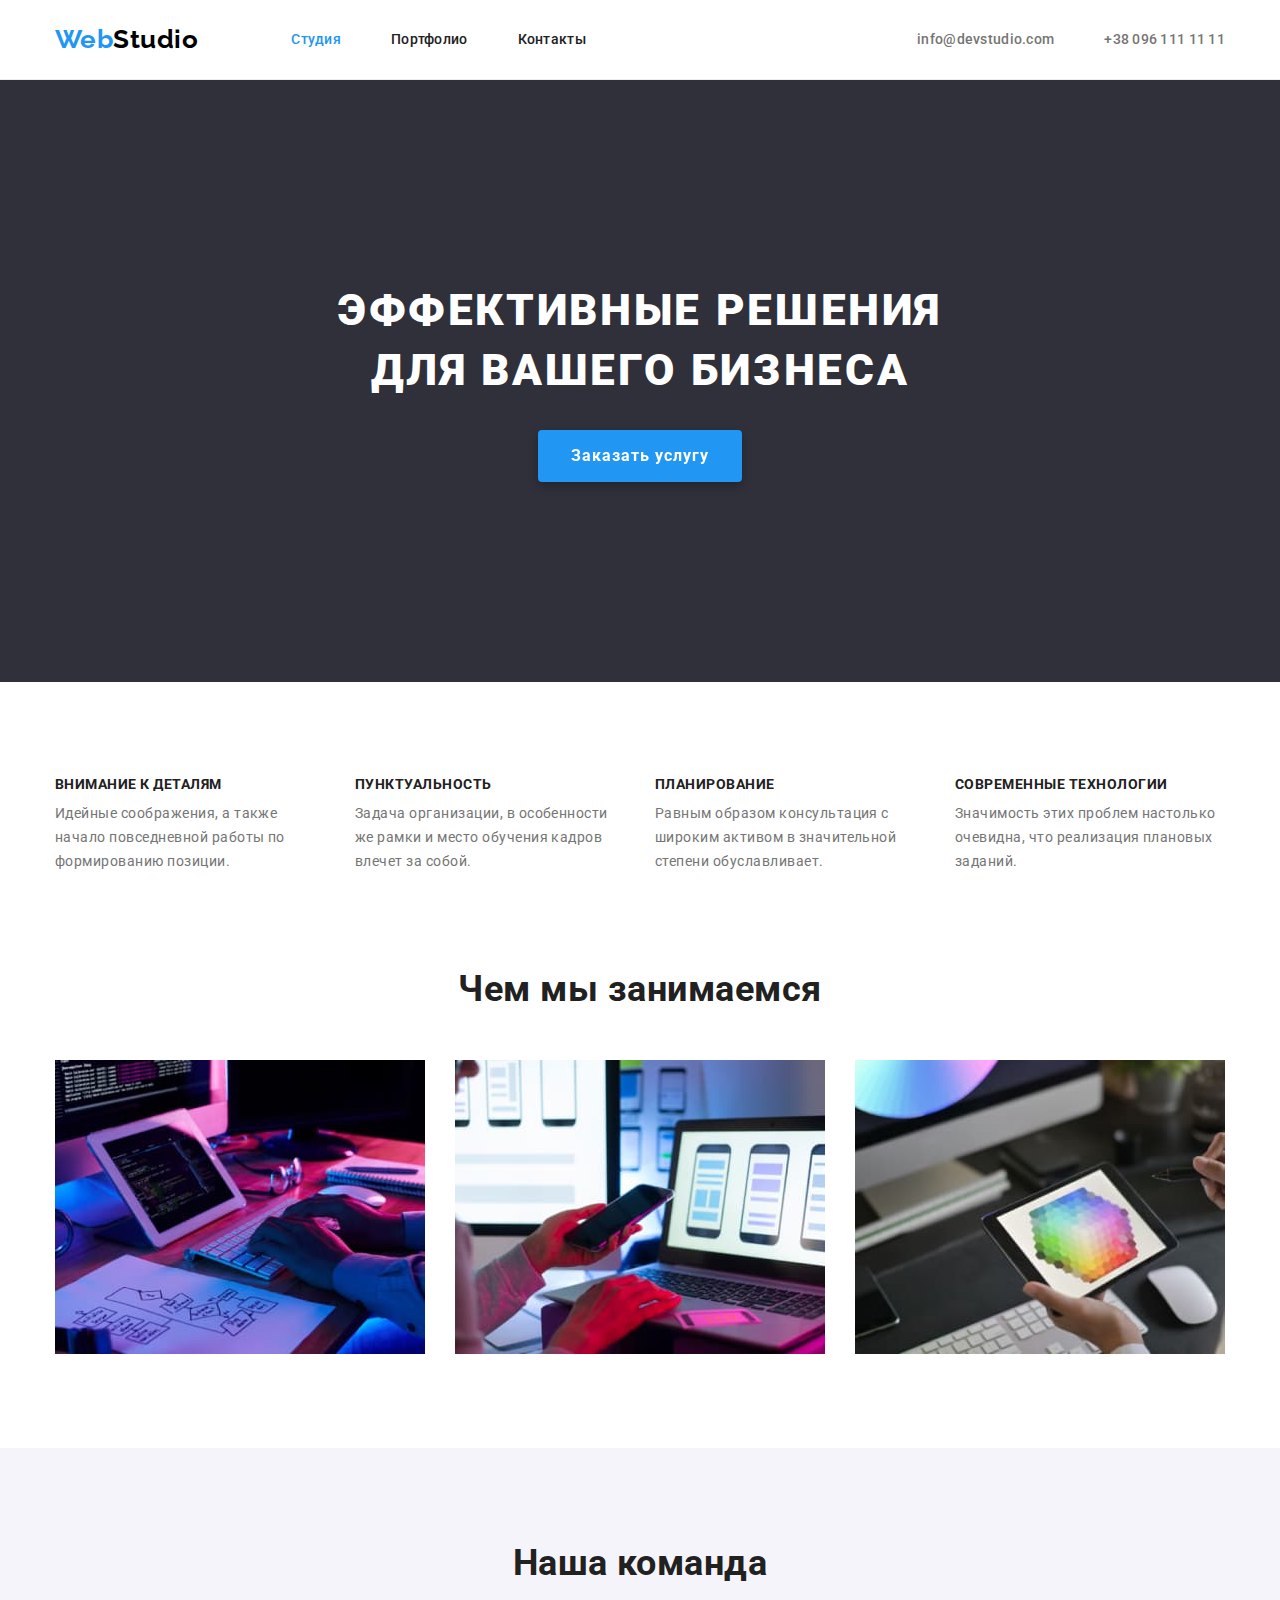
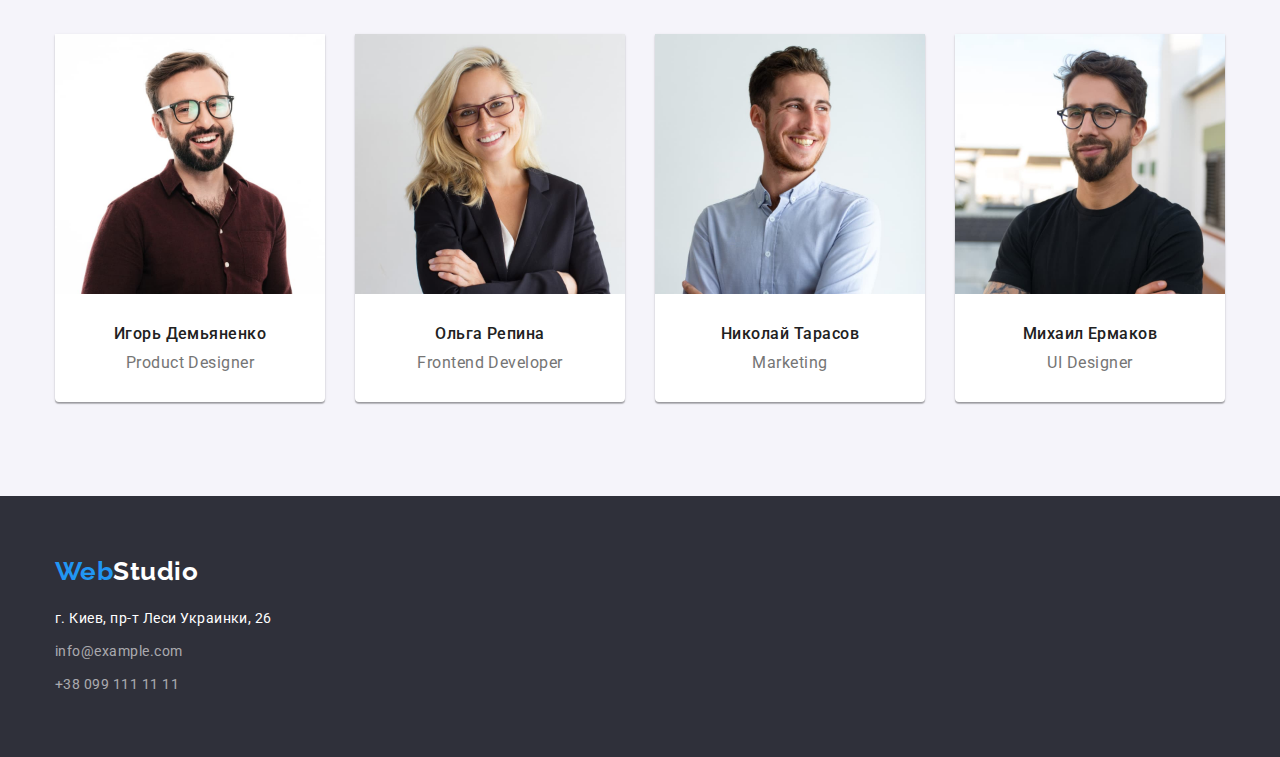
<file: index.html>
<!DOCTYPE html>
<html lang="ru">
<head>
    <meta charset="UTF-8">
    <meta http-equiv="X-UA-Compatible" content="IE=edge">
    <meta name="viewport" content="width=device-width, initial-scale=1.0">
    <title>Студия</title>
    <link rel="preconnect" href="https://fonts.gstatic.com">
    <link href="https://fonts.googleapis.com/css2?family=Raleway:wght@700&family=Roboto:wght@400;500;700;900&display=swap" rel="stylesheet">
    <link rel="stylesheet" href="https://cdnjs.cloudflare.com/ajax/libs/modern-normalize/1.0.0/modern-normalize.min.css">
    <link rel="stylesheet" href="./css/styles.css">
</head>
<body>

<!-- Хедер -->

    <header class="header">
        <div class="container head-container">
            <nav class="nav-list">
                <a href="./index.html" class="header-logo-link"> <span class="header-logo-web">Web</span>Studio</a>
                <ul class="list link-list">
                    <li class="nav-item"> <a href="./index.html" class="nav-link current">Студия</a></li>
                    <li class="nav-item"> <a href="./portfolio.html" class="nav-link">Портфолио</a></li>
                    <li class="nav-item"> <a href="#contacts" class="nav-link">Контакты</a> </li>
                </ul>
            </nav>
            <ul class="list contact-list">
                <li class="contact-item"><a href="mailto:info@devstudio.com" class="header-info-link">info@devstudio.com</a></li>
                <li class="contact-item"><a href="tel:+380961111111" class="header-info-link">+38 096 111 11 11</a></li>
            </ul>
        </div>
        
    </header>
    <main>
        <!-- Герой -->
        <section class="hero">
            <div class="container">
                <h1 class="hero-title">Эффективные решения <br> для вашего бизнеса</h1>
                <button class="button hero-button" type="button">Заказать услугу</button>
            </div>
        </section>
        <!-- Преимущества -->
        <section class="section">
            <div class="container">
                <h2 hidden>Наши преимущества</h2>
                <ul class="list advantages-list">
                    <li class="card advantages-card">
                        <h3 class="advantages-title">Внимание к деталям</h3>
                        <p class="advantages-text">Идейные соображения, а также начало повседневной работы по формированию позиции.</p>
                    </li>
                    <li class="card advantages-card">
                        <h3 class="advantages-title">Пунктуальность</h3>
                        <p class="advantages-text">Задача организации, в особенности же рамки и место обучения кадров влечет за собой.
                        </p>
                    </li>
                    <li class="card advantages-card">
                        <h3 class="advantages-title">Планирование</h3>
                        <p class="advantages-text">Равным образом консультация с широким активом в значительной степени обуславливает.
                        </p>
                    </li>
                    <li class="card advantages-card">
                        <h3 class="advantages-title">Современные технологии</h3>
                        <p class="advantages-text">Значимость этих проблем настолько очевидна, что реализация плановых заданий.</p>
                    </li>
                </ul>
            </div>
        </section>
        <!-- Чем занимаемся -->
        <section class="work section">
            <div class="container">
                <h2 class="work-title">Чем мы занимаемся</h2>
                <ul class="work-list list">
                    <li class="work-card card"><img src="./images/keyboard.jpg" alt="руки печатают на клавиатуре" width="370"></li>
                    <li class="work-card card"><img src="./images/laptop.jpg" alt="в левой руке телефон, правая на ноутбуке" width="370"></li>
                    <li class="work-card card"><img src="./images/tablet.jpg" alt="планшет в руках" width="370"></li>
                </ul>
            </div>
        </section>
        <!-- Наша команда -->
        <section class="team section">
            <div class="container">
                <h2 class="team-title">Наша команда</h2>
                <ul class="team-list list">
                    <li class="card team-card">
                        <img src="./images/product-designer.jpg" alt="мужчина в очках и бордовой рубашке" width="270">
                        <div class="content">
                            <h3 class="team-member">Игорь Демьяненко</h3>
                            <p lang="en" class="member-position">Product Designer</p>
                        </div>
                    </li>
                    <li class="card team-card">
                        <img src="./images/frontend-developer.jpg" alt="блондинка в черном пиджаке" width="270">
                        <div class="content">
                            <h3 class="team-member">Ольга Репина</h3>
                            <p lang="en" class="member-position">Frontend Developer</p>
                        </div>
                    </li>
                    <li class="card team-card">
                        <img src="./images/marketing.jpg" alt="парень в белой рубашке" width="270">
                        <div class="content">
                            <h3 class="team-member">Николай Тарасов</h3>
                            <p lang="en" class="member-position">Marketing</p>
                        </div>
                    </li>
                    <li class="card team-card">
                        <img src="./images/ui-designer.jpg" alt="парень в черной футболке" width="270">
                        <div class="content">
                            <h3 class="team-member">Михаил Ермаков</h3>
                            <p lang="en" class="member-position">UI Designer</p>
                        </div>
                    </li>
                </ul>
            </div>
        </section>
    </main>
    <!-- Футер -->
    <footer class="footer">
        <div class="container">
            <a href="index.html" class="footer-logo-link"> <span class="footer-logo-web">Web</span>Studio</a>
            <address id=contacts class="address">
                <p>г. Киев, пр-т Леси Украинки, 26</p>
                <ul class="list">
                    <li class="footer-contact-item"><a href="mailto:info@devstudio.com" class="footer-info-link">info@example.com</a></li>
                    <li class="footer-contact-item"><a href="tel:+380961111111" class="footer-info-link">+38 099 111 11 11</a></li>
                </ul>
            </address>
        </div>
    </footer>
</body>
</html>
</file>
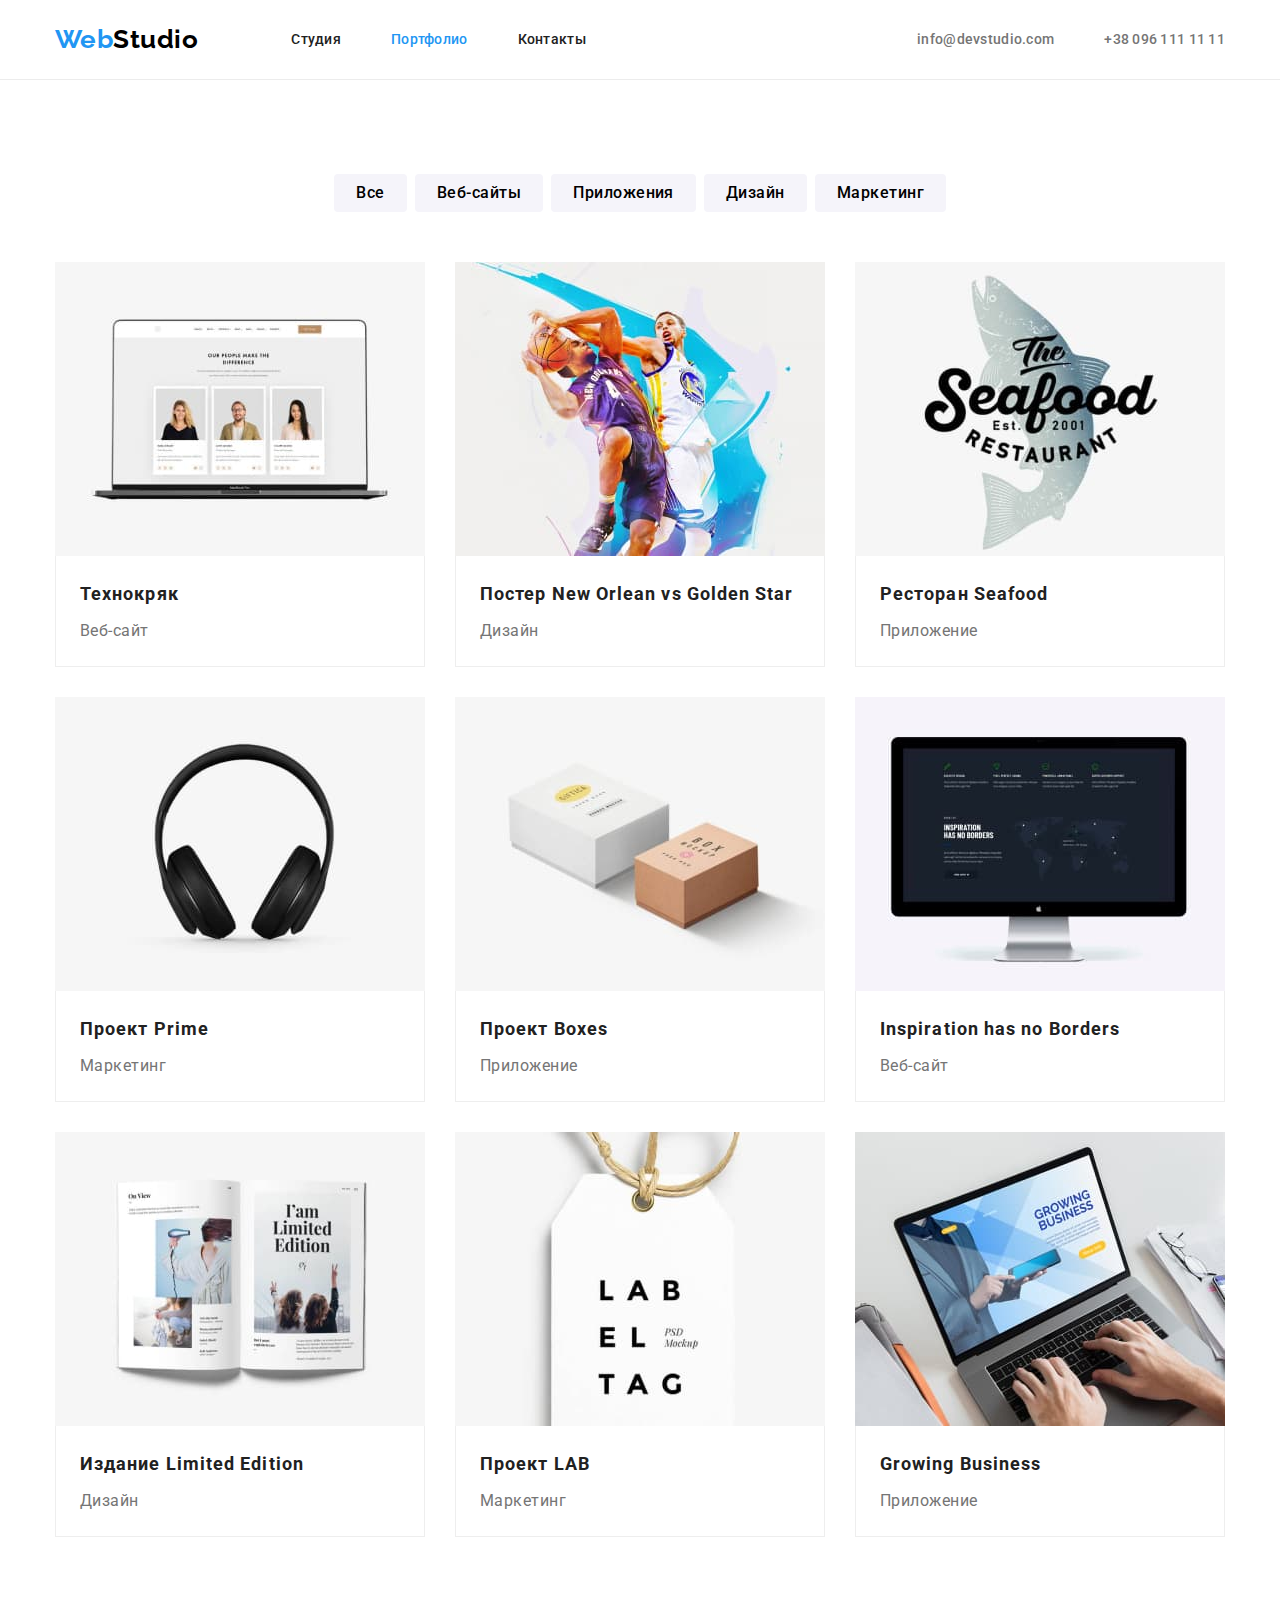
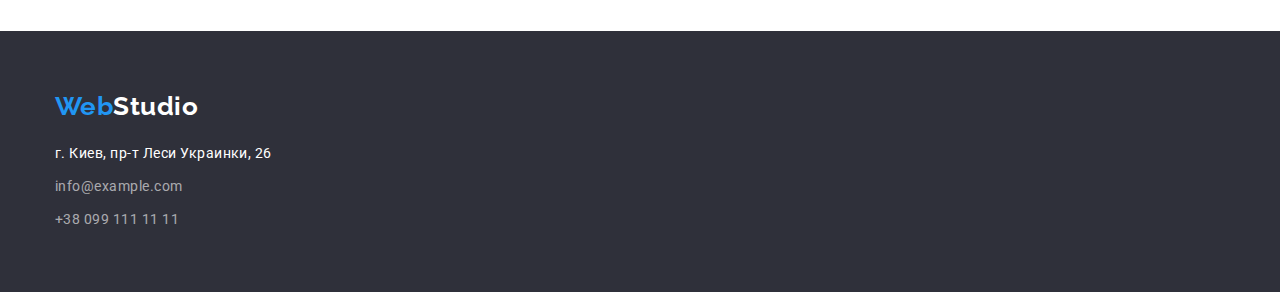
<file: portfolio.html>
<!DOCTYPE html>
<html lang="ru">
<head>
    <meta charset="UTF-8">
    <meta http-equiv="X-UA-Compatible" content="IE=edge">
    <meta name="viewport" content="width=device-width, initial-scale=1.0">
    <title>Портфолио</title>
    <link rel="preconnect" href="https://fonts.gstatic.com">
    <link href="https://fonts.googleapis.com/css2?family=Raleway:wght@700&family=Roboto:wght@400;500;700;900&display=swap" rel="stylesheet">
    <link rel="stylesheet" href="https://cdnjs.cloudflare.com/ajax/libs/modern-normalize/1.0.0/modern-normalize.min.css">    
    <link rel="stylesheet" href="./css/styles.css">
</head>
<body>

<!-- Хедер -->

    <header class="header">
        <div class="container head-container">
            <nav class="nav-list">
                <a href="./index.html" class="header-logo-link"> <span class="header-logo-web">Web</span>Studio</a>
                <ul class="list link-list">
                    <li class="nav-item"> <a href="./index.html" class="nav-link">Студия</a></li>
                    <li class="nav-item"> <a href="./portfolio.html" class="nav-link  current">Портфолио</a></li>
                    <li class="nav-item"> <a href="#contacts" class="nav-link">Контакты</a> </li>
                </ul>
            </nav>
            <ul class="list contact-list">
                <li class="contact-item"><a href="mailto:info@devstudio.com" class="header-info-link">info@devstudio.com</a>
                </li>
                <li class="contact-item"><a href="tel:+380961111111" class="header-info-link">+38 096 111 11 11</a></li>
            </ul>
        </div>
    
    </header>
    <main>
        <section class="section">
            <div class="container">
                <h1 hidden>Наши работы</h1>
                <div>
                    <ul class="list filter-list">
                        <li class="item"> <button class="button filter-list-button" type="button">Все</button></li>
                        <li class="item"> <button class="button filter-list-button" type="button">Веб-сайты</button></li>
                        <li class="item"> <button class="button filter-list-button" type="button">Приложения</button> </li>
                        <li class="item"> <button class="button filter-list-button" type="button">Дизайн</button></li>
                        <li class="item"> <button class="button filter-list-button" type="button">Маркетинг</button></li>
                    </ul>
                </div>
                <div>
                    <ul class="list prod-list">
                        <li class="card prod-list-card">
                            <a href="" class="link">
                                <img src="./images/technokriak.jpg" alt="Технокряк" width="370">
                                <div class="content">
                                    <h2 class="prod-title">Технокряк</h2>
                                    <p class="prod-category">Веб-сайт</p>
                                </div>
                            </a>
                        </li>
                        <li class="card prod-list-card">
                            <a href="" class="link">
                                <img src="./images/poster.jpg" alt="Постер с баскетболистами" width="370">
                                <div class="content">
                                    <h2 class="prod-title">Постер New Orlean vs Golden Star</h2>
                                    <p class="prod-category">Дизайн</p>
                                </div>
                            </a>
                        </li>
                        <li class="card prod-list-card">
                            <a href="" class="link">
                                <img src="./images/seafood.jpg" alt="Постер ресторан" width="370">
                                <div class="content">
                                    <h2 class="prod-title">Ресторан Seafood</h2>
                                    <p class="prod-category">Приложение</p>
                                </div>
                            </a>
                        </li>
                        <li class="card prod-list-card">
                            <a href="" class="link">
                                <img src="./images/prime.jpg" alt="Наушники" width="370">
                                <div class="content">
                                    <h2 class="prod-title">Проект Prime</h2>
                                    <p class="prod-category">Маркетинг</p>
                                </div>
                            </a>
                        </li>
                        <li class="card prod-list-card">
                            <a href="" class="link">
                                <img src="./images/boxes.jpg" alt="Коробки" width="370">
                                <div class="content">
                                    <h2 class="prod-title">Проект Boxes</h2>
                                    <p class="prod-category">Приложение</p>
                                </div>
                            </a>
                        </li>
                        <li class="card prod-list-card">
                            <a href="" class="link">
                                <img src="./images/inspiration.jpg" alt="Монитор" width="370">
                                <div class="content">
                                    <h2 class="prod-title">Inspiration has no Borders</h2>
                                    <p class="prod-category">Веб-сайт</p>
                                </div>
                            </a>
                        </li>
                        <li class="card prod-list-card">
                            <a href="" class="link">
                                <img src="./images/limited.jpg" alt="Развернутая книга" width="370">
                                <div class="content">
                                    <h2 class="prod-title">Издание Limited Edition</h2>
                                    <p class="prod-category">Дизайн</p>
                                </div>
                            </a>
                        </li>
                        <li class="card prod-list-card">
                            <a href="" class="link">
                                <img src="./images/lab.jpg" alt="Бирка" width="370">
                                <div class="content">
                                    <h2 class="prod-title">Проект LAB</h2>
                                    <p class="prod-category">Маркетинг</p>
                                </div>
                            </a>
                        </li>
                        <li class="card prod-list-card">
                            <a href="" class="link">
                                <img src="./images/growing.jpg" alt="Ноутбук" width="370">
                                <div class="content">
                                    <h2 class="prod-title">Growing Business</h2>
                                    <p class="prod-category">Приложение</p>
                                </div>
                            </a>
                
                        </li>
                    </ul>
                </div>
            </div>
        </section>
        
        
    </main>
    <!-- Футер -->
    <footer class="footer">
        <div class="container">
            <a href="index.html" class="footer-logo-link"> <span class="footer-logo-web">Web</span>Studio</a>
            <address id=contacts class="address">
                <p>г. Киев, пр-т Леси Украинки, 26</p>
                <ul class="list">
                    <li class="footer-contact-item"><a href="mailto:info@devstudio.com"
                            class="footer-info-link">info@example.com</a></li>
                    <li class="footer-contact-item"><a href="tel:+380961111111" class="footer-info-link">+38 099 111 11
                            11</a></li>
                </ul>
            </address>
        </div>
    </footer>
</body>
</html>
</file>
<file: css/styles.css>
/* первичный цвет основного текста #212121 */
/* вторичный цвет текста #757575 */
/* основной цвет фона #ffffff */
/* вторичный цвет фона #F5F4FA */
/* акцент #2196F3 */
/* белый #ffffff */
/* фон футера #2F303A */
/* основной цвет лого #000000 */
/* нижний бордер хедера #ECECEC */

:root {
  --title-text-color: #212121;
  --text-color: #757575;
  --primary-bg-color: #ffffff;
  --secondary-bg-color: #f5f4fa;
  --accent-color: #2196f3;
  --footer-bg-color: #2f303a;
  --main-logo-color: #000000;
  --button-accent-color: #188ce8;
  --card-border-color: #eeeeee;
  --header-bottom-border: #ececec;
}

body {
  box-sizing: border-box;
  font-family: "Roboto", sans-serif;
  font-weight: 400;
  background-color: var(--primary-bg-color);
  color: var(--title-text-color);
  letter-spacing: 0.03em;
}

.container {
  width: 1200px;
  margin: 0px auto;
  padding-left: 15px;
  padding-right: 15px;
}

/* стили списков */
.list {
  list-style: none;
  padding: 0;
  margin: 0;
}

/* стили ссылок */
.link {
  text-decoration: none;
  font-family: inherit;
  font-weight: inherit;
  font-style: normal;
  color: inherit;
}

.header-logo-link,
.footer-logo-link,
.nav-link,
.header-info-link,
.footer-info-link {
  text-decoration: none;
  font-weight: 500;
  font-size: 14px;
  line-height: 1.143;
  font-style: normal;
  letter-spacing: 0.02em;
  font-family: inherit;
  color: inherit;
}

/* стили секций */
.section {
  padding-top: 94px;
  padding-bottom: 94px;
}

/* стили кнопок */
.button {
  cursor: pointer;
}

/* сбрасывание марджинов у h, p, ul */
h1,
h2,
h3,
h4,
p,
ul {
  margin: 0;
}

img {
  display: block;
  width: 100%;
  height: auto;
}
/* стили хедера */

.header {
  border-bottom: 1px solid var(--header-bottom-border);
  height: 80px;
  display: flex;
}

.head-container {
  display: flex;
  align-items: center;
}

.link-list {
  display: flex;
}

.contact-list {
  display: flex;
  margin-left: auto;
}

.contact-item:not(:last-child) {
  margin-right: 50px;
}

.header-logo-link,
.footer-logo-link {
  font-family: "Raleway", sans-serif;
  font-size: 26px;
  font-weight: 700;
  color: var(--main-logo-color);
  letter-spacing: inherit;
  line-height: 1.192;
  margin-right: 93px;
}

.nav-list {
  display: flex;
  align-items: center;
}

.nav-item:not(:last-child) {
  margin-right: 50px;
}

.nav-link,
.header-info-link {
  padding-top: 30px;
  padding-bottom: 30px;
}

.footer-logo-link {
  color: var(--primary-bg-color);
  margin-right: auto;
}

.header-logo-web,
.footer-logo-web {
  color: var(--accent-color);
}

.nav-link.current {
  color: var(--accent-color);
}
.header-info-link {
  color: var(--text-color);
}

.nav-link:focus,
.nav-link:hover,
.header-info-link:focus,
.header-info-link:hover {
  color: var(--accent-color);
}

/* герой */
.hero {
  background-color: #2f303a;
  text-align: center;

  padding-top: 200px;
  padding-bottom: 200px;
}

.hero-title {
  font-size: 44px;
  font-weight: 900;
  line-height: 1.364;
  text-transform: uppercase;
  letter-spacing: 0.06em;
  color: var(--primary-bg-color);

  margin-bottom: 30px;
}
.hero-button {
  font-family: inherit;
  font-size: 16px;
  font-weight: 700;
  line-height: 1.875;
  letter-spacing: 0.06em;
  text-align: center;
  color: var(--primary-bg-color);
  background-color: var(--accent-color);
  min-width: 200px;
  padding: 10px 32px;
  border: 1px solid transparent;
  border-radius: 4px;
  filter: drop-shadow(0px 4px 4px rgba(0, 0, 0, 0.25));
}

.hero-button:focus,
.hero-button:hover {
  background-color: var(--button-accent-color);
  box-shadow: 0px 4px 4px rgba(0, 0, 0, 0.15);
  border-radius: 4px;
}

/* преимущества */

.advantages-list {
  display: flex;
}

.advantages-card:not(:last-child),
.work-card:not(:last-child),
.team-card:not(:last-child) {
  margin-right: 30px;
}

.advantages-title {
  font-size: 14px;
  font-weight: 700;
  line-height: 1.143;
  text-transform: uppercase;
}

.advantages-text {
  margin-top: 10px;
  font-size: 14px;
  line-height: 1.714;
  color: var(--text-color);
}

.advantages-card {
  width: calc((100% - 90px) / 4);
}

/* чем занимаемся */

.work {
  padding-top: 0;
}

.work-title,
.team-title {
  font-size: 36px;
  font-weight: 700;
  line-height: 1.167;
  color: var(--title-text-color);
  text-align: center;
  margin-bottom: 50px;
}

.work-list,
.team-list {
  display: flex;
}

/* наша команда */

.team {
  background-color: var(--secondary-bg-color);
}

.team-member,
.member-position {
  font-size: 16px;
  font-weight: 500;
  line-height: 1.188;
}

.member-position {
  font-weight: inherit;
  color: var(--text-color);

  margin-top: 10px;
}

.team-card {
  width: calc((100% - 90px) / 4);
  text-align: center;
  background-color: var(--primary-bg-color);
  box-shadow: 0px 1px 3px rgba(0, 0, 0, 0.12), 0px 1px 1px rgba(0, 0, 0, 0.14),
    0px 2px 1px rgba(0, 0, 0, 0.2);
  border-radius: 0px 0px 4px 4px;
}

.team-card .content {
  padding-top: 30px;
  padding-bottom: 30px;
}

/* Футер */
.footer {
  background-color: var(--footer-bg-color);
  padding-top: 60px;
  padding-bottom: 60px;
}

.address {
  font-style: normal;
  font-size: 14px;
  line-height: 1.714;
  letter-spacing: inherit;
  color: var(--primary-bg-color);

  margin-top: 20px;
}

.footer-info-link {
  font-weight: inherit;
  line-height: 1.714;
  letter-spacing: inherit;
  color: rgba(255, 255, 255, 0.6);
}

.address .list,
.footer-contact-item:last-child {
  margin-top: 9px;
}

.footer-info-link:hover,
.footer-info-link:focus {
  color: var(--accent-color);
}

/* портфолио */

/* фильтр */

.filter-list {
  display: flex;
  justify-content: center;
  margin-bottom: 50px;
}

.filter-list-button {
  font-family: inherit;
  font-weight: 500;
  font-size: 16px;
  line-height: 1.625;
  background-color: var(--secondary-bg-color);
  border: 1px;
  border-radius: 4px;
  letter-spacing: inherit;
  padding: 6px 22px;
  min-width: 73px;
}

.filter-list-button:hover,
.filter-list-button:focus {
  background-color: var(--accent-color);
  color: var(--primary-bg-color);
  box-shadow: 0px 3px 1px rgba(0, 0, 0, 0.1), 0px 1px 2px rgba(0, 0, 0, 0.08),
    0px 2px 2px rgba(0, 0, 0, 0.12);
}

.filter-list .item:not(:last-child) {
  margin-right: 8px;
}

/* список работ */

.prod-title {
  font-weight: 700;
  font-size: 18px;
  line-height: 2;
  letter-spacing: 0.06em;
}

.prod-category {
  font-size: 16px;
  line-height: 1.875;
  letter-spacing: inherit;
  color: var(--text-color);

  margin-top: 4px;
}

.prod-list {
  display: flex;
  flex-wrap: wrap;
}

.prod-list-card {
  max-width: 370px;
  height: 100%;
  overflow: hidden;
}

.prod-list-card:not(:nth-child(3n)) {
  margin-right: 30px;
}

.prod-list-card:not(:nth-last-child(-n + 3)) {
  margin-bottom: 30px;
}

.prod-list-card .content {
  padding: 20px 24px;
  border-left: 1px solid var(--card-border-color);
  border-right: 1px solid var(--card-border-color);
  border-bottom: 1px solid var(--card-border-color);
}
</file>
